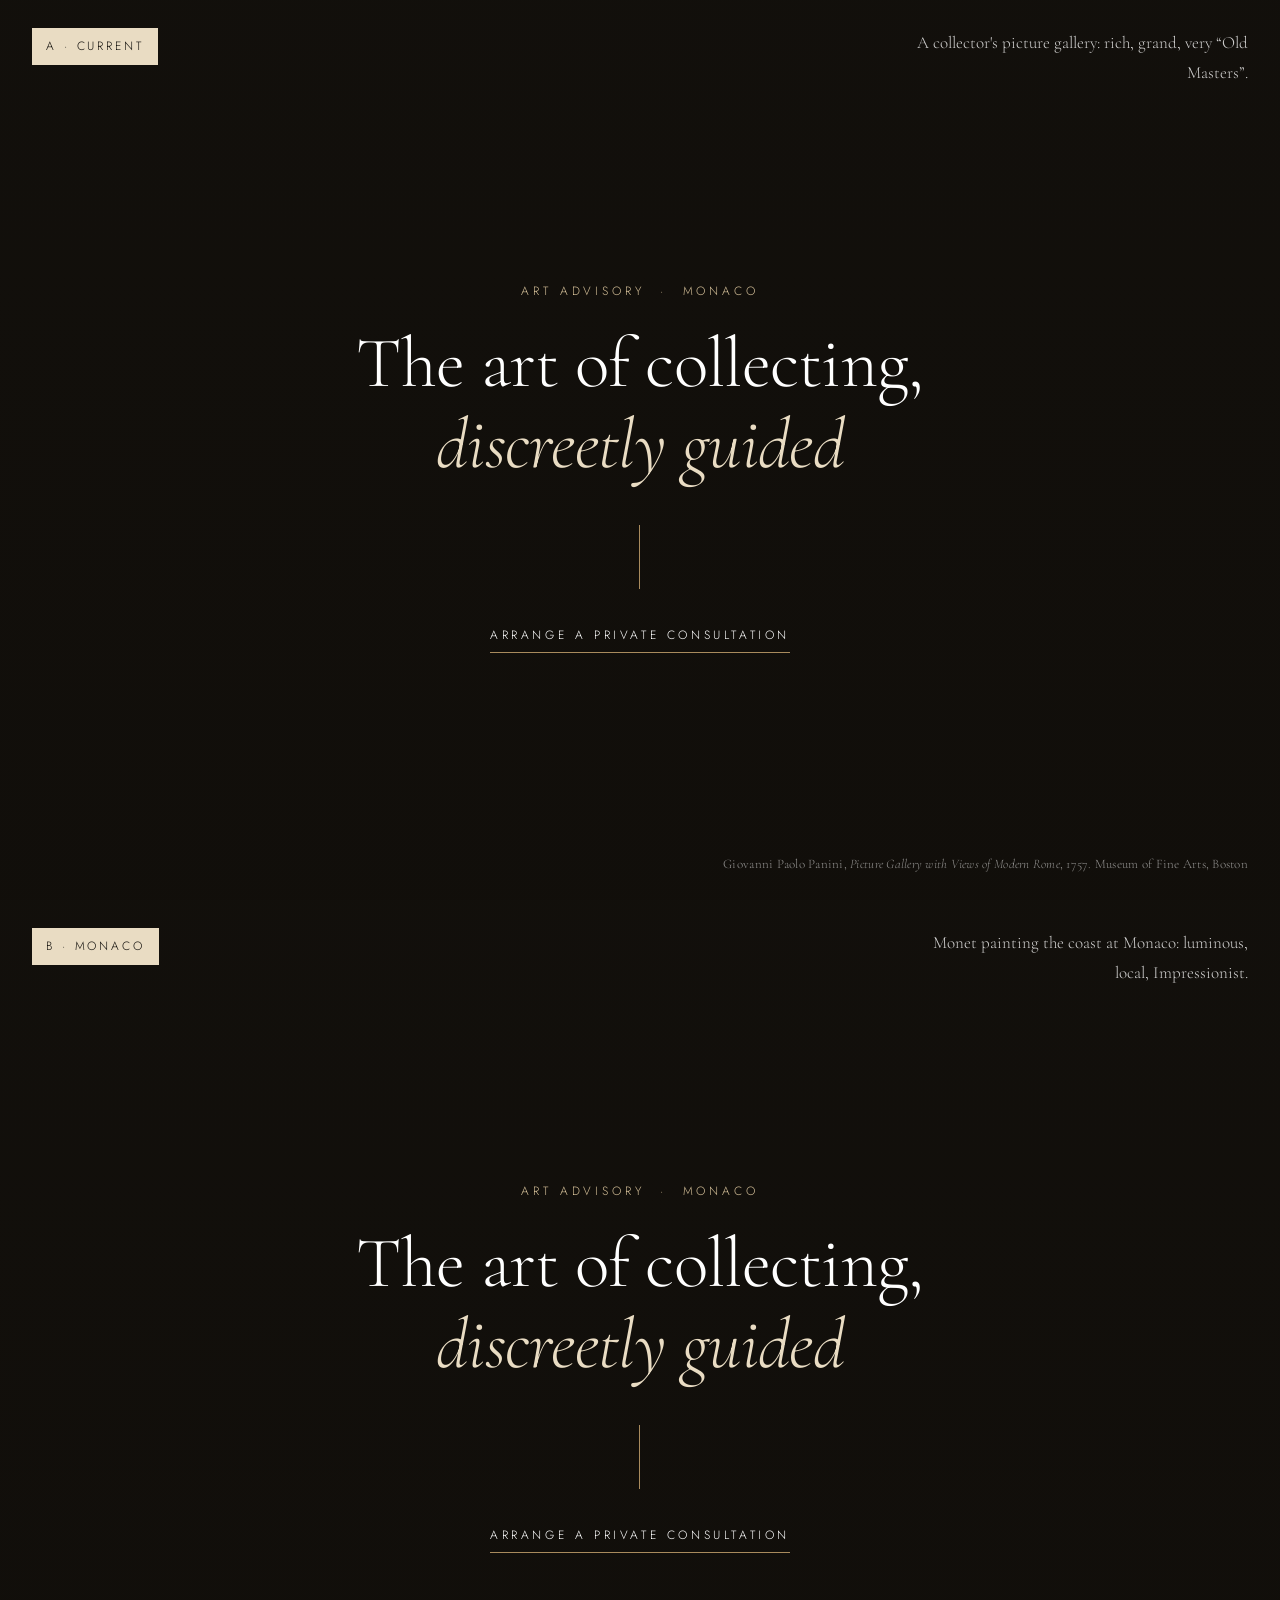
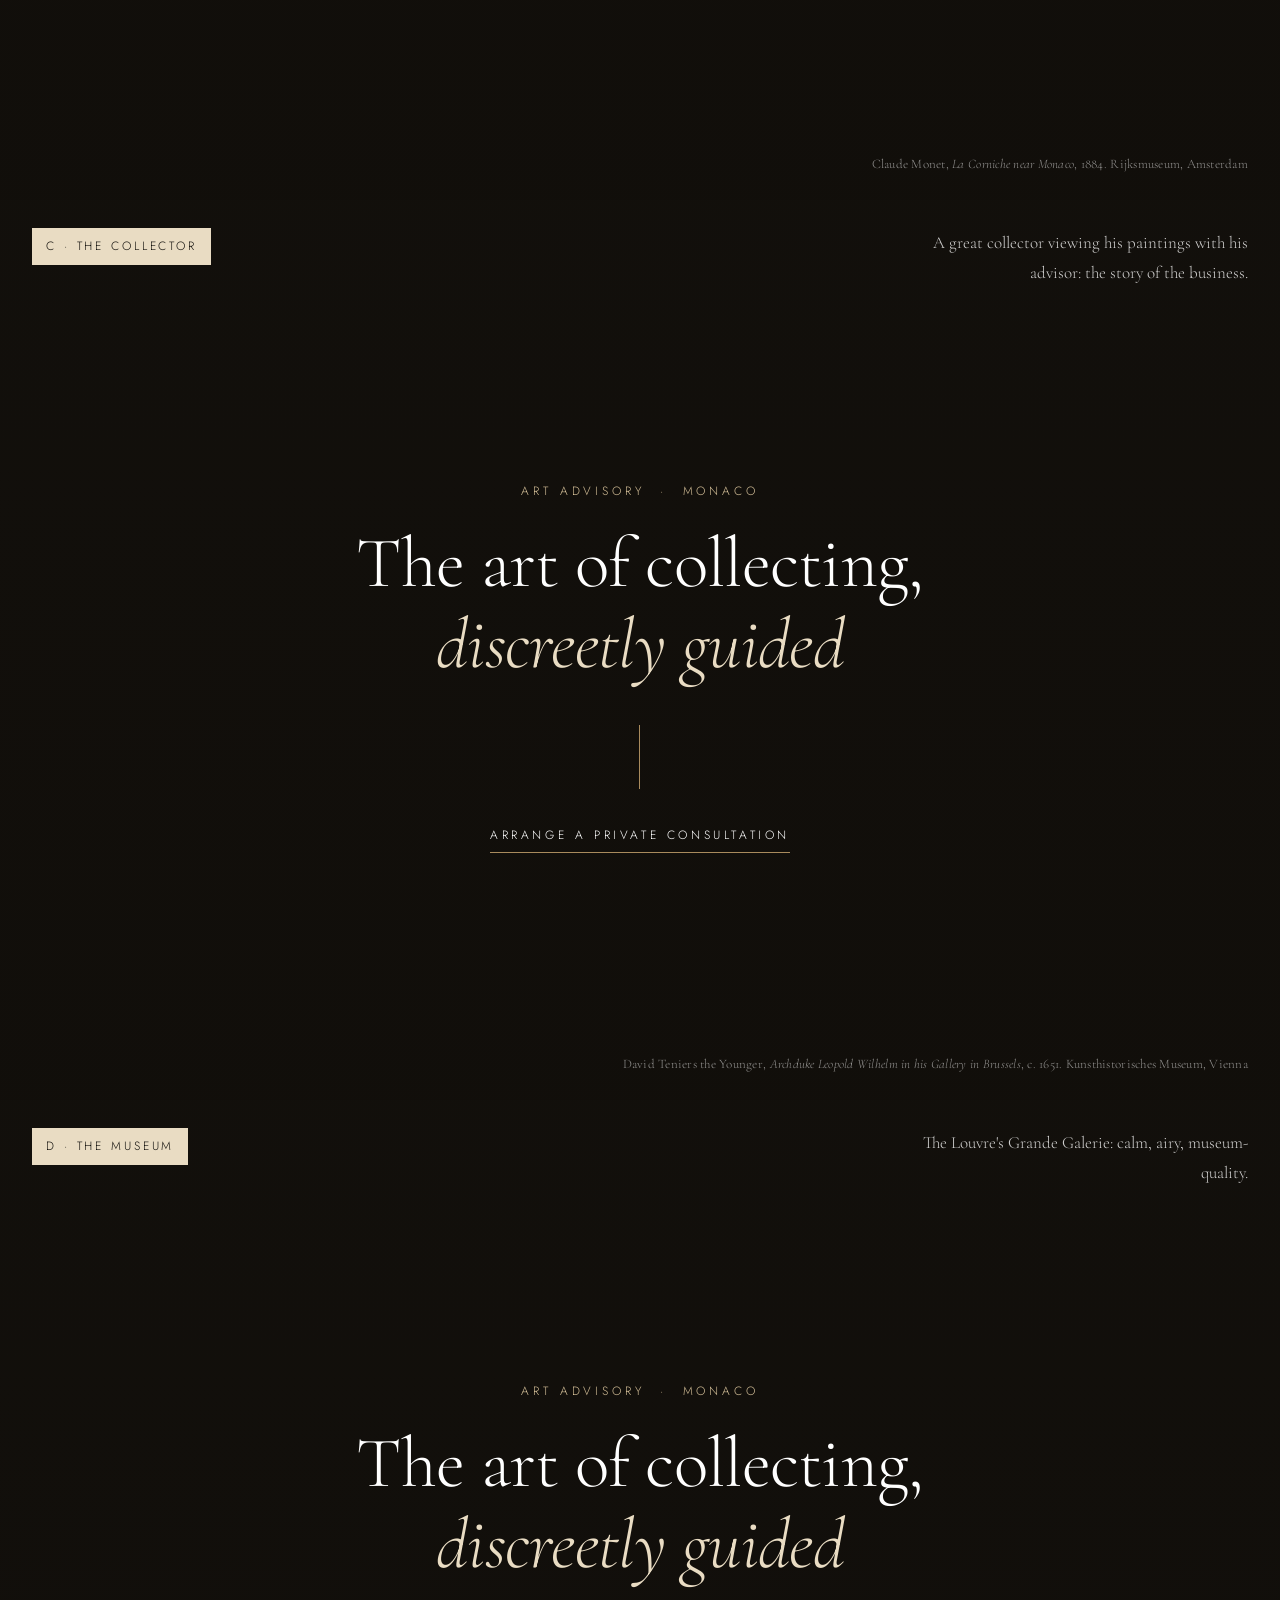
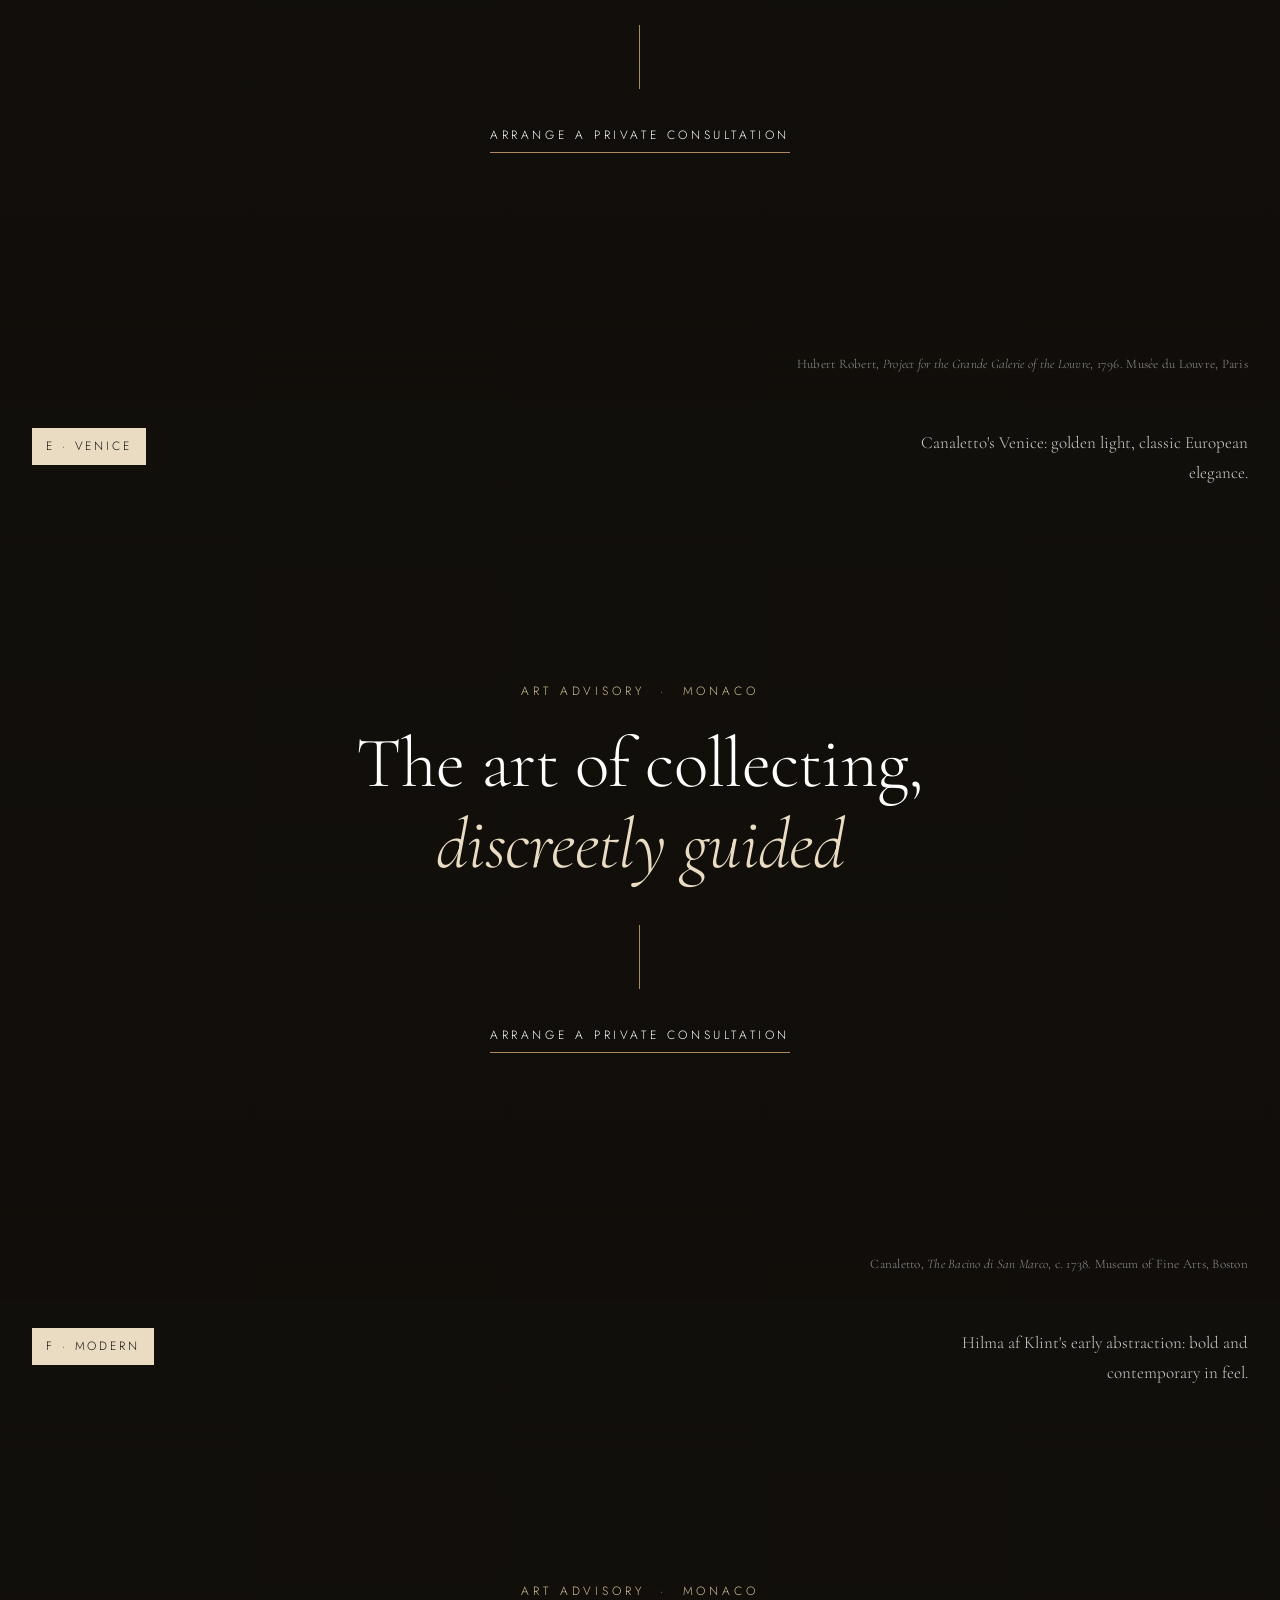
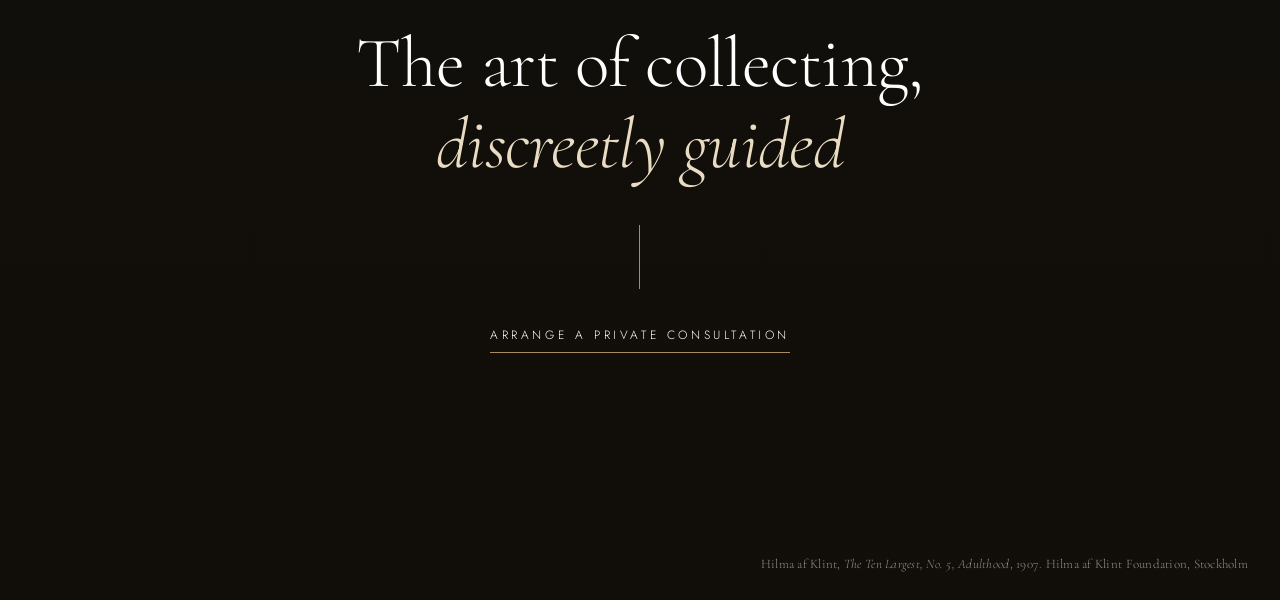
<file: hero-options.html>
<!DOCTYPE html>
<html lang="en">
<head>
  <meta charset="utf-8">
  <meta name="viewport" content="width=device-width, initial-scale=1">
  <title>Hero image options | KD Fine Art Monaco</title>
  <meta name="robots" content="noindex">
  <link rel="preconnect" href="https://fonts.googleapis.com">
  <link rel="preconnect" href="https://fonts.gstatic.com" crossorigin>
  <link href="https://fonts.googleapis.com/css2?family=Cormorant+Garamond:ital,wght@0,300;0,400;0,500;0,700;1,300;1,400&family=Jost:wght@300;400&display=swap" rel="stylesheet">
  <link rel="stylesheet" href="styles.css?v=4">
  <style>
    .hero { position: relative; display: flex; align-items: center; justify-content: center; text-align: center; min-height: 100vh; padding: 120px 24px 90px; background: var(--ink); overflow: hidden; }
    .hero h1 { color: #fff; } .hero h1 em { color: #e9dcc3; } .hero .label { color: #d4bf98; } .hero .link-cta { color: #fff; } .hero .rule { width: 1px; height: 64px; margin: 40px auto 30px; }
    .credit-hero { position: absolute; right: 32px; bottom: 24px; color: rgba(255,255,255,.55); }
    .hero-bg { position: absolute; inset: 0; background-size: cover; background-repeat: no-repeat; }
    .hero-bg::after { content: ""; position: absolute; inset: 0; background: linear-gradient(rgba(16,13,9,.62), rgba(16,13,9,.78)); }
    .hero-inner { position: relative; z-index: 1; }
    .credit-hero { z-index: 1; }
    .option-tag { position: absolute; top: 28px; left: 32px; z-index: 2; font-family: var(--sans); font-size: 12px; letter-spacing: .24em; text-transform: uppercase; color: #15130f; background: #e9dcc3; padding: 8px 14px; }
    .option-note { position: absolute; top: 28px; right: 32px; z-index: 2; max-width: 340px; text-align: right; font-family: var(--serif); font-size: 17px; color: rgba(255,255,255,.8); }
  </style>
</head>
<body>

  <section class="hero">
    <div class="hero-bg" style="background-image:url('https://upload.wikimedia.org/wikipedia/commons/thumb/0/0c/Giovanni_Paolo_Pannini_-_Picture_Gallery_with_Views_of_Modern_Rome_-_Google_Art_Project.jpg/1920px-Giovanni_Paolo_Pannini_-_Picture_Gallery_with_Views_of_Modern_Rome_-_Google_Art_Project.jpg');background-position:center 35%"></div>
    <span class="option-tag">A &middot; Current</span>
    <p class="option-note">A collector's picture gallery: rich, grand, very &ldquo;Old Masters&rdquo;.</p>
    <div class="hero-inner"><p class="label">Art Advisory &nbsp;&middot;&nbsp; Monaco</p><h1>The art of collecting,<br><em>discreetly guided</em></h1><span class="rule"></span><a href="#" class="link-cta">Arrange a private consultation</a></div>
    <p class="credit credit-hero">Giovanni Paolo Panini, <em>Picture Gallery with Views of Modern Rome</em>, 1757. Museum of Fine Arts, Boston</p>
  </section>

  <section class="hero">
    <div class="hero-bg" style="background-image:url('https://upload.wikimedia.org/wikipedia/commons/thumb/5/5d/Claude_Monet_-_La_Corniche_near_Monaco_-_Google_Art_Project.jpg/1920px-Claude_Monet_-_La_Corniche_near_Monaco_-_Google_Art_Project.jpg');background-position:center 40%"></div>
    <span class="option-tag">B &middot; Monaco</span>
    <p class="option-note">Monet painting the coast at Monaco: luminous, local, Impressionist.</p>
    <div class="hero-inner"><p class="label">Art Advisory &nbsp;&middot;&nbsp; Monaco</p><h1>The art of collecting,<br><em>discreetly guided</em></h1><span class="rule"></span><a href="#" class="link-cta">Arrange a private consultation</a></div>
    <p class="credit credit-hero">Claude Monet, <em>La Corniche near Monaco</em>, 1884. Rijksmuseum, Amsterdam</p>
  </section>

  <section class="hero">
    <div class="hero-bg" style="background-image:url('https://upload.wikimedia.org/wikipedia/commons/thumb/e/e1/David_Teniers_the_Younger_-_Archduke_Leopold_William_in_his_Gallery_at_Brussels_-_Google_Art_Project.jpg/1920px-David_Teniers_the_Younger_-_Archduke_Leopold_William_in_his_Gallery_at_Brussels_-_Google_Art_Project.jpg');background-position:center 45%"></div>
    <span class="option-tag">C &middot; The collector</span>
    <p class="option-note">A great collector viewing his paintings with his advisor: the story of the business.</p>
    <div class="hero-inner"><p class="label">Art Advisory &nbsp;&middot;&nbsp; Monaco</p><h1>The art of collecting,<br><em>discreetly guided</em></h1><span class="rule"></span><a href="#" class="link-cta">Arrange a private consultation</a></div>
    <p class="credit credit-hero">David Teniers the Younger, <em>Archduke Leopold Wilhelm in his Gallery in Brussels</em>, c. 1651. Kunsthistorisches Museum, Vienna</p>
  </section>

  <section class="hero">
    <div class="hero-bg" style="background-image:url('https://upload.wikimedia.org/wikipedia/commons/thumb/4/46/Hubert_Robert_-_Projet_d%27am%C3%A9nagement_de_la_Grande_Galerie_du_Louvre_%281796%29.JPG/1920px-Hubert_Robert_-_Projet_d%27am%C3%A9nagement_de_la_Grande_Galerie_du_Louvre_%281796%29.JPG');background-position:center 50%"></div>
    <span class="option-tag">D &middot; The museum</span>
    <p class="option-note">The Louvre's Grande Galerie: calm, airy, museum-quality.</p>
    <div class="hero-inner"><p class="label">Art Advisory &nbsp;&middot;&nbsp; Monaco</p><h1>The art of collecting,<br><em>discreetly guided</em></h1><span class="rule"></span><a href="#" class="link-cta">Arrange a private consultation</a></div>
    <p class="credit credit-hero">Hubert Robert, <em>Project for the Grande Galerie of the Louvre</em>, 1796. Mus&eacute;e du Louvre, Paris</p>
  </section>

  <section class="hero">
    <div class="hero-bg" style="background-image:url('https://upload.wikimedia.org/wikipedia/commons/thumb/4/4d/Boston%2C_Museum_of_Fine_Art_-_Il_bacino_di_San_Marco_c.1738_-_Canaletto.jpg/1920px-Boston%2C_Museum_of_Fine_Art_-_Il_bacino_di_San_Marco_c.1738_-_Canaletto.jpg');background-position:center 40%"></div>
    <span class="option-tag">E &middot; Venice</span>
    <p class="option-note">Canaletto's Venice: golden light, classic European elegance.</p>
    <div class="hero-inner"><p class="label">Art Advisory &nbsp;&middot;&nbsp; Monaco</p><h1>The art of collecting,<br><em>discreetly guided</em></h1><span class="rule"></span><a href="#" class="link-cta">Arrange a private consultation</a></div>
    <p class="credit credit-hero">Canaletto, <em>The Bacino di San Marco</em>, c. 1738. Museum of Fine Arts, Boston</p>
  </section>

  <section class="hero">
    <div class="hero-bg" style="background-image:url('https://upload.wikimedia.org/wikipedia/commons/f/fa/Hilma_af_Klint_-_The_Ten_Largest_No._5_-_Adulthood_-_1907.jpg');background-position:center 30%"></div>
    <span class="option-tag">F &middot; Modern</span>
    <p class="option-note">Hilma af Klint's early abstraction: bold and contemporary in feel.</p>
    <div class="hero-inner"><p class="label">Art Advisory &nbsp;&middot;&nbsp; Monaco</p><h1>The art of collecting,<br><em>discreetly guided</em></h1><span class="rule"></span><a href="#" class="link-cta">Arrange a private consultation</a></div>
    <p class="credit credit-hero">Hilma af Klint, <em>The Ten Largest, No. 5, Adulthood</em>, 1907. Hilma af Klint Foundation, Stockholm</p>
  </section>

</body>
</html>
</file>
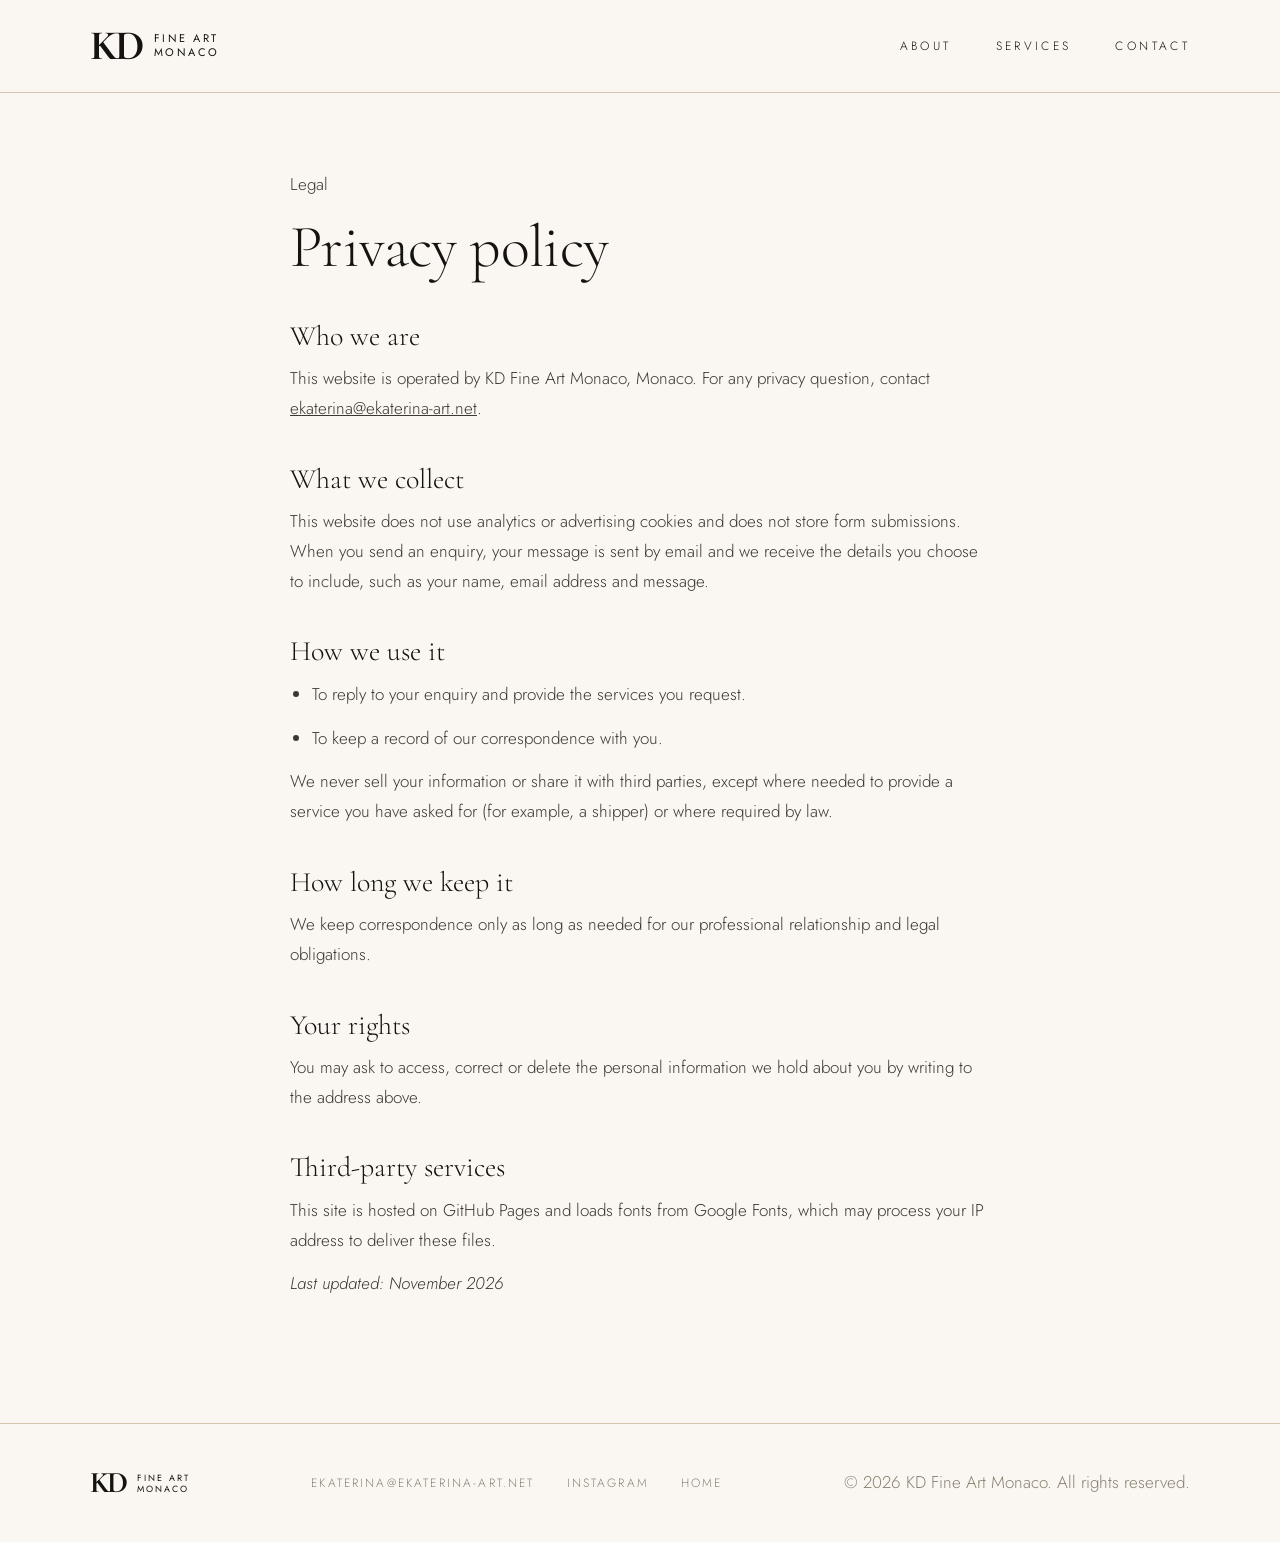
<file: privacy.html>
<!DOCTYPE html>
<html lang="en">
<head>
  <meta charset="utf-8">
  <meta name="viewport" content="width=device-width, initial-scale=1">
  <title>Privacy Policy | KD Fine Art Monaco</title>
  <meta name="robots" content="noindex">
  <link rel="preconnect" href="https://fonts.googleapis.com">
  <link rel="preconnect" href="https://fonts.gstatic.com" crossorigin>
  <link href="https://fonts.googleapis.com/css2?family=Cormorant+Garamond:ital,wght@0,300;0,400;0,500;0,700;1,300;1,400&family=Jost:wght@300;400&display=swap" rel="stylesheet">
  <link rel="stylesheet" href="styles.css?v=4">
</head>
<body>
  <header class="site-header solid">
    <div class="wrap header-inner">
      <a href="index.html" class="logo" aria-label="KD Fine Art Monaco, home">
        <span class="logo-mark">KD</span>
        <span class="logo-text">Fine Art<br>Monaco</span>
      </a>
      <nav class="nav" aria-label="Main">
        <a href="index.html#about">About</a>
        <a href="index.html#services">Services</a>
        <a href="index.html#contact">Contact</a>
      </nav>
    </div>
  </header>

  <main class="page">
    <div class="wrap">
      <!-- DRAFT: to be reviewed by Ekaterina and checked against Monaco (Law No. 1.565) and EU GDPR requirements before publishing. -->
      <p class="eyebrow">Legal</p>
      <h1>Privacy policy</h1>

      <h2>Who we are</h2>
      <p>This website is operated by KD Fine Art Monaco, Monaco. For any privacy question, contact <a href="mailto:ekaterina@ekaterina-art.net">ekaterina@ekaterina-art.net</a>.</p>

      <h2>What we collect</h2>
      <p>This website does not use analytics or advertising cookies and does not store form submissions. When you send an enquiry, your message is sent by email and we receive the details you choose to include, such as your name, email address and message.</p>

      <h2>How we use it</h2>
      <ul>
        <li>To reply to your enquiry and provide the services you request.</li>
        <li>To keep a record of our correspondence with you.</li>
      </ul>
      <p>We never sell your information or share it with third parties, except where needed to provide a service you have asked for (for example, a shipper) or where required by law.</p>

      <h2>How long we keep it</h2>
      <p>We keep correspondence only as long as needed for our professional relationship and legal obligations.</p>

      <h2>Your rights</h2>
      <p>You may ask to access, correct or delete the personal information we hold about you by writing to the address above.</p>

      <h2>Third-party services</h2>
      <p>This site is hosted on GitHub Pages and loads fonts from Google Fonts, which may process your IP address to deliver these files.</p>

      <p><em>Last updated: November 2026</em></p>
    </div>
  </main>

  <footer class="site-footer">
    <div class="wrap footer-inner">
      <div class="logo logo-small">
        <span class="logo-mark">KD</span>
        <span class="logo-text">Fine Art<br>Monaco</span>
      </div>
      <div class="footer-links">
        <a href="mailto:ekaterina@ekaterina-art.net">ekaterina@ekaterina-art.net</a>
        <a href="https://instagram.com/kdfineart" target="_blank" rel="noopener">Instagram</a>
        <a href="index.html">Home</a>
      </div>
      <p class="copyright">&copy; 2026 KD Fine Art Monaco. All rights reserved.</p>
    </div>
  </footer>
</body>
</html>
</file>
<file: styles.css>
:root {
  --ink: #15130f;
  --ink-2: #1e1b16;
  --paper: #faf7f2;
  --ivory: #f1ebe1;
  --text: #3d382f;
  --muted: #8a8172;
  --gold: #a98b5d;
  --gold-soft: rgba(169, 139, 93, 0.45);
  --serif: "Cormorant Garamond", "Didot", Georgia, serif;
  --sans: "Jost", "Helvetica Neue", Arial, sans-serif;
}

* { box-sizing: border-box; margin: 0; padding: 0; }
html { scroll-behavior: smooth; }
body {
  font-family: var(--sans);
  font-weight: 300;
  font-size: 17px;
  line-height: 1.75;
  color: var(--text);
  background: var(--paper);
  -webkit-font-smoothing: antialiased;
}
a { color: inherit; }
img { max-width: 100%; display: block; }
.wrap { max-width: 1180px; margin: 0 auto; padding: 0 40px; }
.narrow { max-width: 820px; }

/* Type */
h1, h2, h3 { font-family: var(--serif); font-weight: 300; line-height: 1.12; color: var(--ink); }
h1 { font-size: clamp(44px, 5.6vw, 84px); color: var(--ink); letter-spacing: -0.01em; }
h1 em { font-style: italic; color: #8a6c42; }
h2 { font-size: clamp(36px, 4.4vw, 54px); margin-bottom: 28px; }
h3 { font-size: 25px; font-weight: 400; }
.label { font-family: var(--sans); font-size: 12px; letter-spacing: 0.32em; text-transform: uppercase; color: var(--gold); margin-bottom: 22px; }
.credit { font-family: var(--serif); font-size: 13px; font-style: normal; color: var(--muted); letter-spacing: 0.02em; }
.credit em { font-style: italic; }

/* Logo */
.logo { display: inline-flex; align-items: center; gap: 12px; text-decoration: none; color: inherit; }
.logo-mark { font-family: var(--serif); font-weight: 700; font-size: 42px; line-height: 1; letter-spacing: -3px; }
.logo-text { font-family: var(--sans); font-weight: 400; font-size: 11px; line-height: 1.25; text-transform: uppercase; letter-spacing: 0.22em; }
.logo-small .logo-mark { font-size: 30px; }
.logo-small .logo-text { font-size: 9px; }

/* Header */
.site-header { position: fixed; inset: 0 0 auto 0; z-index: 20; color: var(--ink); transition: background .35s, color .35s, box-shadow .35s; }
.site-header.scrolled, .site-header.solid { background: rgba(250, 247, 242, 0.97); color: var(--ink); box-shadow: 0 1px 0 var(--gold-soft); }
.header-inner { display: flex; align-items: center; justify-content: space-between; height: 92px; }
.nav { display: flex; gap: 44px; }
.nav a { text-decoration: none; font-size: 12px; letter-spacing: 0.28em; text-transform: uppercase; position: relative; padding: 6px 0; }
.nav a::after { content: ""; position: absolute; left: 0; bottom: 0; width: 0; height: 1px; background: var(--gold); transition: width .3s; }
.nav a:hover::after { width: 100%; }

/* Hero */
.hero { display: grid; grid-template-columns: 5fr 6fr; min-height: 100vh; background: var(--paper); }
.hero-text { display: flex; flex-direction: column; justify-content: center; align-items: flex-start; padding: 140px 6% 90px 8%; }
.rule { display: block; width: 64px; height: 1px; background: var(--gold); margin: 40px 0 32px; }
.link-cta { color: var(--ink); text-decoration: none; font-size: 12px; letter-spacing: 0.3em; text-transform: uppercase; border-bottom: 1px solid var(--gold); padding-bottom: 8px; transition: color .3s; }
.link-cta:hover { color: var(--gold); }
.hero-image { position: relative; margin: 0; padding: 120px 40px 70px 0; display: flex; flex-direction: column; }
.hero-image img { flex: 1; width: 100%; min-height: 0; object-fit: cover; object-position: center 45%; box-shadow: 0 30px 70px rgba(60, 45, 25, 0.18); }
.hero-image figcaption { margin-top: 14px; text-align: right; }

/* Intro */
.intro { padding: 140px 0 120px; text-align: center; }
.monogram { width: 92px; height: 92px; color: var(--gold); margin: 0 auto 44px; display: block; }
.statement { font-family: var(--serif); font-weight: 300; font-size: clamp(26px, 3vw, 36px); line-height: 1.45; color: var(--ink); }

/* About */
.about { padding: 40px 0 150px; }
.about-grid { display: grid; grid-template-columns: 5fr 7fr; gap: 100px; align-items: center; }
.portrait { position: relative; max-width: 380px; margin: 0 auto; }
.portrait img { border-radius: 50%; width: 100%; height: auto; position: relative; }
.portrait-ring { position: absolute; inset: -18px; border: 1px solid var(--gold-soft); border-radius: 50%; }
.about-text p { margin-bottom: 18px; max-width: 540px; }
.fairs { margin-top: 34px; padding-top: 22px; border-top: 1px solid var(--gold-soft); font-size: 12px; letter-spacing: 0.22em; text-transform: uppercase; color: var(--muted); }

/* Services */
.services { background: var(--ivory); color: var(--text); padding: 150px 0; }
.services h2, .services h3 { color: var(--ink); }
.services-grid { display: grid; grid-template-columns: 5fr 6fr; gap: 100px; align-items: center; }
.framed { margin: 0; }
.frame { padding: 22px; background: #fdfbf7; border: 1px solid var(--gold-soft); box-shadow: 0 24px 60px rgba(60, 45, 25, 0.14); }
.frame img { width: 100%; aspect-ratio: 4 / 5; object-fit: cover; object-position: 50% 30%; }
.framed .credit { margin-top: 18px; }
.service-list { list-style: none; margin-top: 12px; }
.service-list li { padding: 22px 0; border-top: 1px solid var(--gold-soft); }
.service-list li:last-child { border-bottom: 1px solid var(--gold-soft); }
.service-list p { margin-top: 4px; font-size: 16px; }

/* Contact */
.contact { display: grid; grid-template-columns: 1fr 1fr; min-height: 640px; }
.contact-image { position: relative; overflow: hidden; background: var(--ivory); }
.contact-image img { width: 100%; height: 100%; object-fit: cover; }
.credit-overlay { position: absolute; left: 24px; bottom: 18px; color: rgba(255,255,255,0.8); text-shadow: 0 1px 6px rgba(0,0,0,0.5); }
.contact-text { padding: 120px 9%; display: flex; flex-direction: column; justify-content: center; }
.contact-text > p { max-width: 440px; }
.contact-details { list-style: none; margin: 36px 0 44px; font-family: var(--serif); font-size: 24px; color: var(--ink); line-height: 1.7; }
.contact-details a { text-decoration: none; }
.contact-details a:hover { color: var(--gold); }
.btn { align-self: flex-start; display: inline-block; padding: 17px 34px; border: 1px solid var(--ink); color: var(--ink); text-decoration: none; font-size: 12px; letter-spacing: 0.28em; text-transform: uppercase; transition: background .3s, color .3s; }
.btn:hover { background: var(--ink); color: var(--paper); }

/* Footer */
.site-footer { background: var(--paper); color: var(--muted); padding: 44px 0; border-top: 1px solid var(--gold-soft); }
.footer-inner { display: flex; flex-wrap: wrap; gap: 24px; align-items: center; justify-content: space-between; }
.site-footer .logo { color: var(--ink); }
.footer-links { display: flex; flex-wrap: wrap; gap: 32px; font-size: 12px; letter-spacing: 0.18em; text-transform: uppercase; }
.footer-links a { text-decoration: none; }
.footer-links a:hover { color: var(--gold); }

/* Simple content page (privacy) */
.page { padding: 170px 0 110px; }
.page .wrap { max-width: 780px; }
.page h1 { color: var(--ink); font-size: clamp(40px, 5vw, 60px); margin-bottom: 20px; }
.page h2 { font-size: 28px; margin: 40px 0 12px; }
.page p, .page li { margin-bottom: 14px; }
.page ul { padding-left: 22px; }

/* Responsive */
@media (max-width: 900px) {
  .wrap { padding: 0 26px; }
  .nav { gap: 24px; }
  .about-grid, .services-grid { grid-template-columns: 1fr; gap: 64px; }
  .portrait { max-width: 280px; }
  .contact { grid-template-columns: 1fr; }
  .contact-image { height: 360px; }
  .contact-text { padding: 80px 26px; }
  .intro { padding: 100px 0 80px; }
  .about { padding-bottom: 100px; }
  .services { padding: 100px 0; }
  .hero { grid-template-columns: 1fr; min-height: auto; }
  .hero-text { padding: 130px 26px 50px; }
  .hero-image { padding: 0 26px 60px; }
  .hero-image img { height: 62vw; flex: none; }
}
@media (max-width: 560px) {
  .header-inner { height: 74px; }
  .logo-mark { font-size: 34px; }
  .logo-text { font-size: 9px; }
  .nav a:not(:last-child) { display: none; }
  .contact-details { font-size: 20px; }
}
</file>
